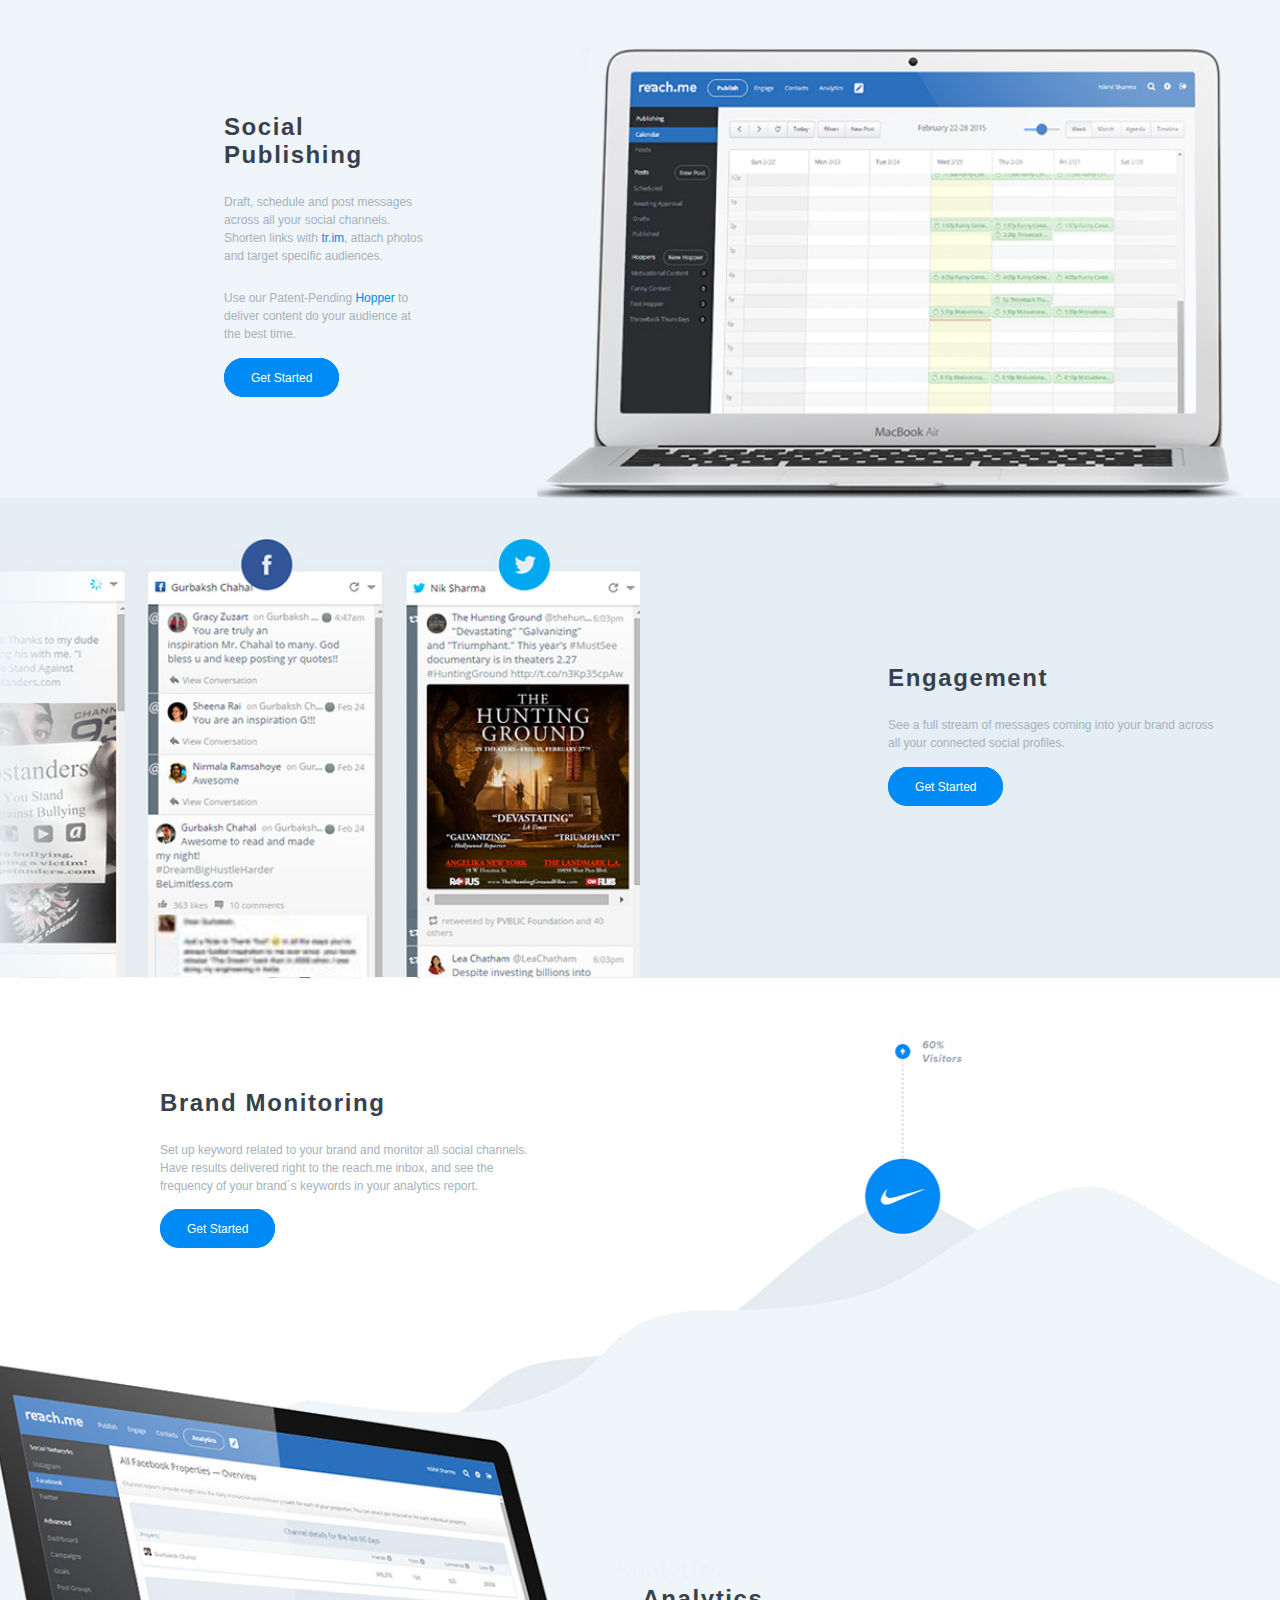
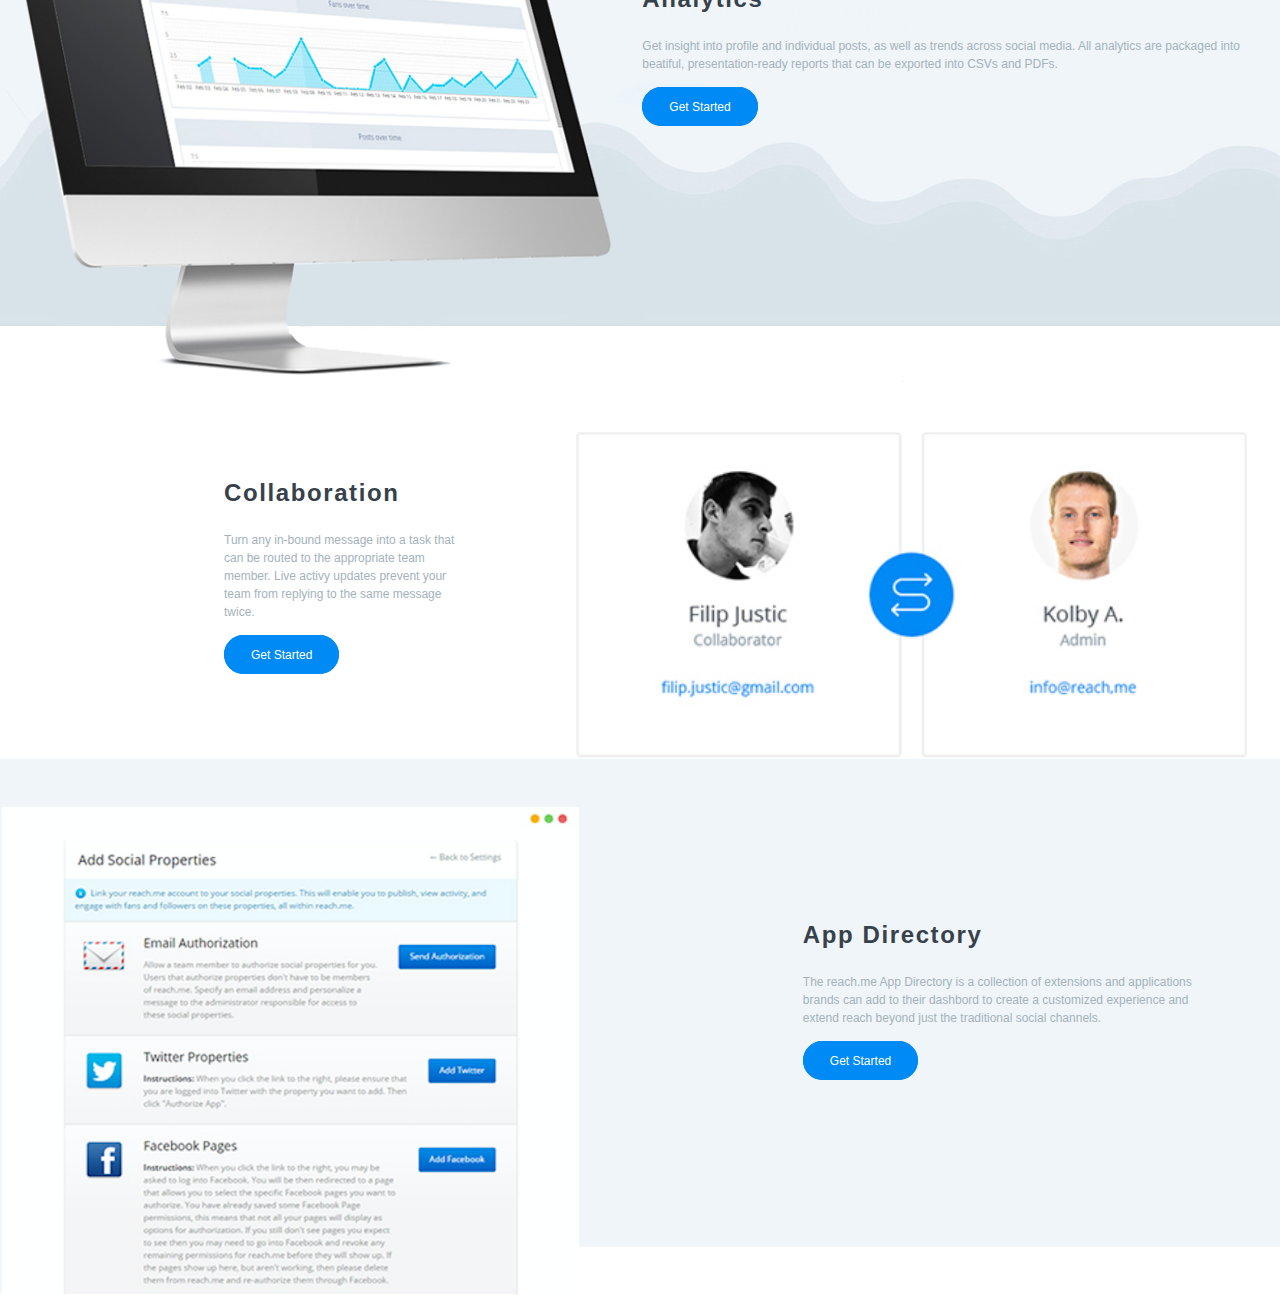
<file: components/Features/features-ju.html>
<!DOCTYPE html>
<html lang="en">
<head>
    <meta charset="UTF-8">
    <meta name="viewport" content="width=device-width, initial-scale=1.0">
    <meta http-equiv="X-UA-Compatible" content="ie=edge">
    <link rel="stylesheet" href="features-ju.css">
    <title>Reachme - Featuring Component</title>
</head>
<body>  
        <section class="feature feature--lighter-gray">
                <div class="feature__content">
                    <h2 class="feature__title">Social Publishing</h2>
                    <p class="feature__text"> Draft, schedule and post messages across all your social channels. Shorten links with <a href="">tr.im</a>, attach photos and target specific audiences.<p>
                    <p class="feature__text">Use our Patent-Pending  <a href="">Hopper</a> to deliver content do your audience at the best time.</p>
                    <a href="" class="primary-button">Get Started</a>
                </div>
                <img class="feature__icon feature__icon--end feature__icon-social-publishing" 
                srcset="icon-social-publishing-small.png 214w, icon-social-publishing-medium.png 299w, icon-social-publishing-large.png 467w" 
                sizes="(min-width: 320px) 100w, 25vw" 
                src="icon-social-publishing-large.png" 
                alt="Screen of app directory feature">
        </section>
        <section class="feature feature--reverse feature--darker-gray">
                <div class="feature__content">
                    <h2 class="feature__title">Engagement</h2>
                    <p class="feature__text">See a full stream of messages coming into your brand across all your connected social profiles.<p>
                    <a href="" class="primary-button">Get Started</a>
                </div>
                <img class="feature__icon feature__icon--start" 
                     srcset="icon-engagement-small.png 214w, icon-engagement-medium.png 299w, icon-engagement-large.png 467w" 
                     sizes="(min-width: 320px) 100w, 30vw" 
                     src="icon-engagement-large.png" 
                     alt="Screen of app directory feature">
        </section>
        <section class="big-feature">
                <div class="feature">
                    <div class="feature-content--brand">
                        <h2 class="feature__title">Brand Monitoring</h2>
                        <p class="feature__text">Set up keyword related to your brand and monitor all social channels. Have results delivered right to the reach.me inbox, and see the frequency of your brand´s keywords in your analytics report.</p>
                        <a href="" class="primary-button">Get Started</a>
                    </div>
                </div>
                <div class="feature feature--reverse">
                    <div class="feature-content">
                        <h2 class="feature__title">Analytics</h2>
                        <p class="feature__text">Get insight into profile and individual posts, as well as trends across social media. All analytics are packaged into beatiful, presentation-ready reports that can be exported into CSVs and PDFs.</p>
                        <a href="" class="primary-button">Get Started</a>
                    </div>
                <img class="feature__big-icon feature__icon--start" 
                    srcset="DSK_imac_small.png 206w, DSK_imac_medium.png 361w, DSK_imac_large.png 620w" 
                    sizes="(min-width: 320px) 50w, 50vw" 
                    src="DSK_imac_large.png" 
                    alt="Screen of app directory feature">
                </div>
            </section>
        <section class="feature">
            <div class="feature__content">
                <h2 class="feature__title">Collaboration</h2>
                <p class="feature__text">Turn any in-bound message into a task that can be routed to the appropriate team member. Live activy updates prevent your team from replying to the same message twice.
                </p>
                <a href="" class="primary-button">Get Started</a>
            </div>
            <img class="feature__icon feature__icon--end" 
                srcset="icon-collaboration-small.png 214w, icon-collaboration-medium.png 299w, icon-collaboration-large.png 467w" 
                sizes="(min-width: 320px) 100w, 30vw" 
                src="icon-collaboration-large.png" 
                alt="Screen of app directory feature">
        </section>
        <section class="feature feature--reverse feature--lighter-gray">
                <div class="feature__content">
                    <h2 class="feature__title">App Directory</h2>
                    <p class="feature__text">The reach.me App Directory is a collection of extensions and applications brands
                            can add to their dashbord to create a customized experience and extend reach beyond
                            just the traditional social channels.<p>
                    <a href="" class="primary-button">Get Started</a>
                </div>
                <img class="feature__icon feature__icon--center" 
                srcset="icon-app-directory-small.png 214w, icon-app-directory-medium.png 299w, icon-app-directory-large.png 467w" 
                sizes="(min-width: 320px) 100w, 30vw" 
                src="icon-app-directory-large.png" 
                alt="Screen of app directory feature">
        </section>
    </body>
</html>
</file>
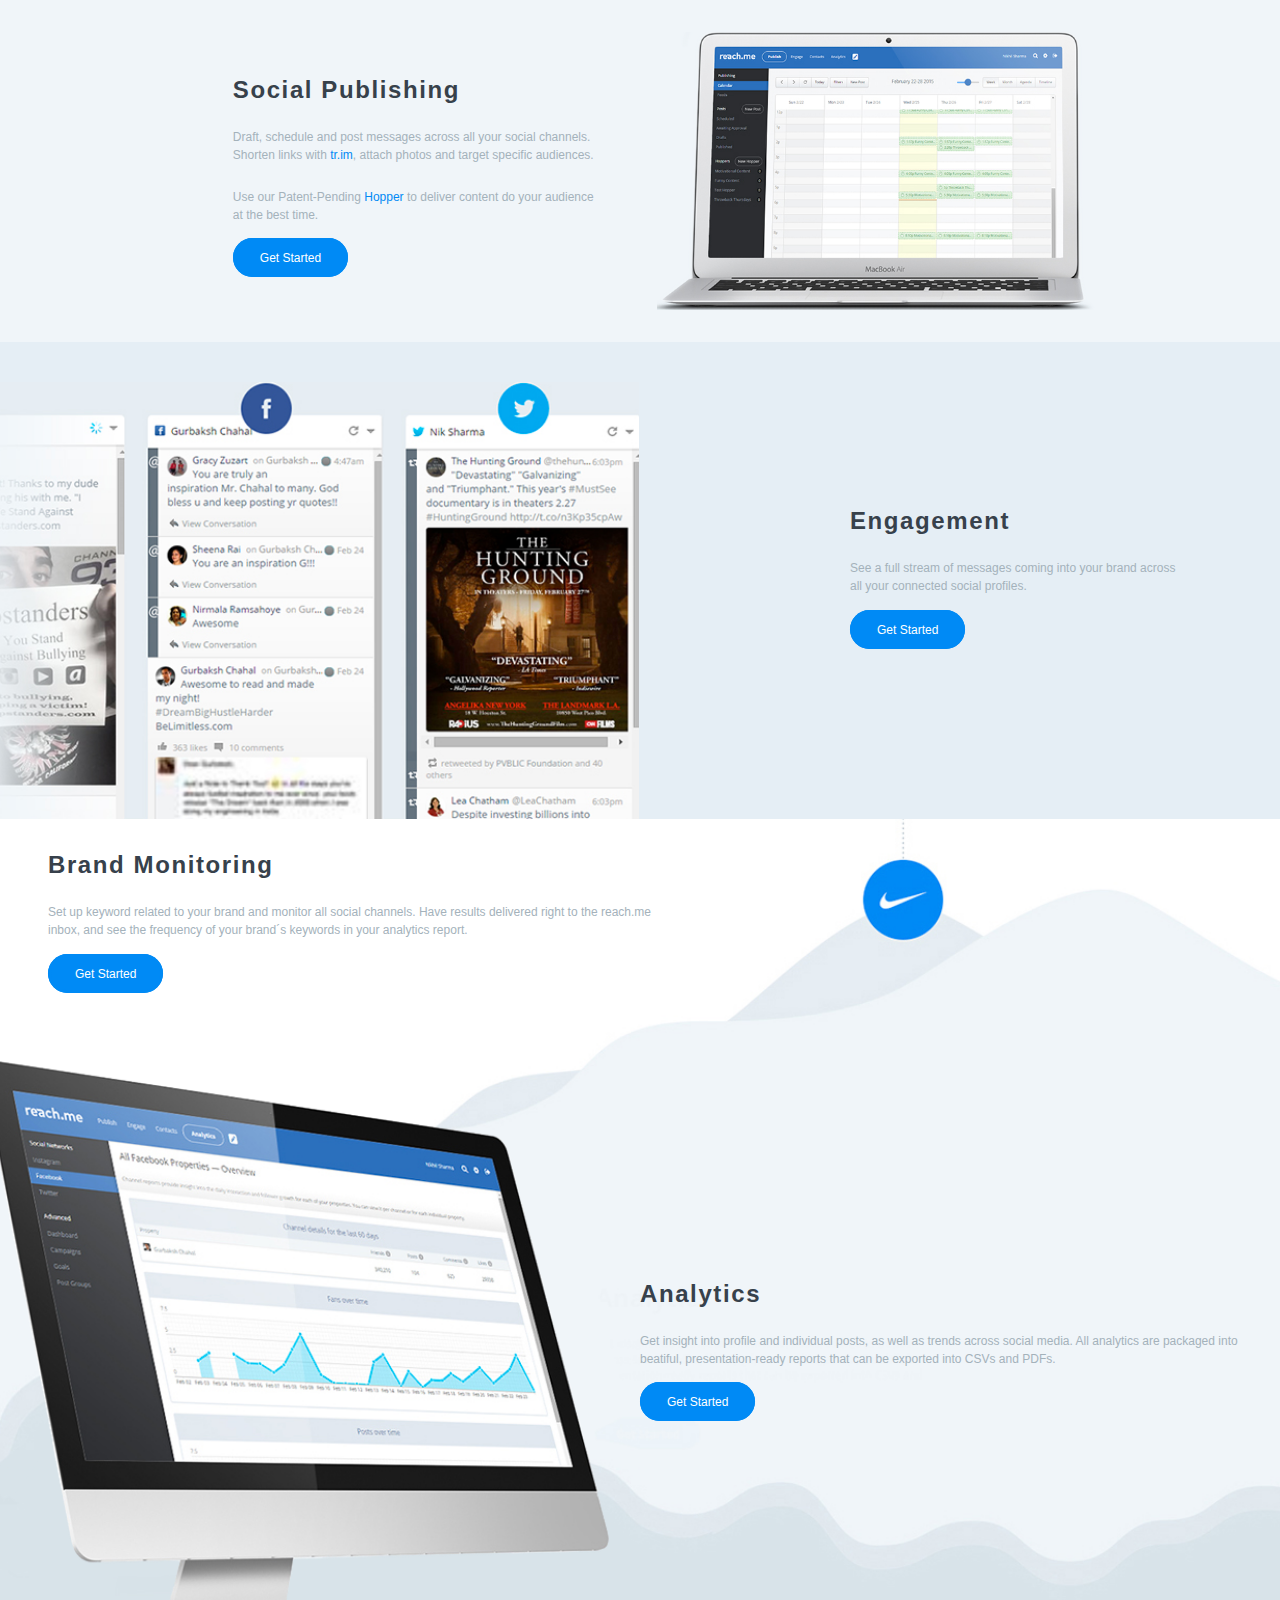
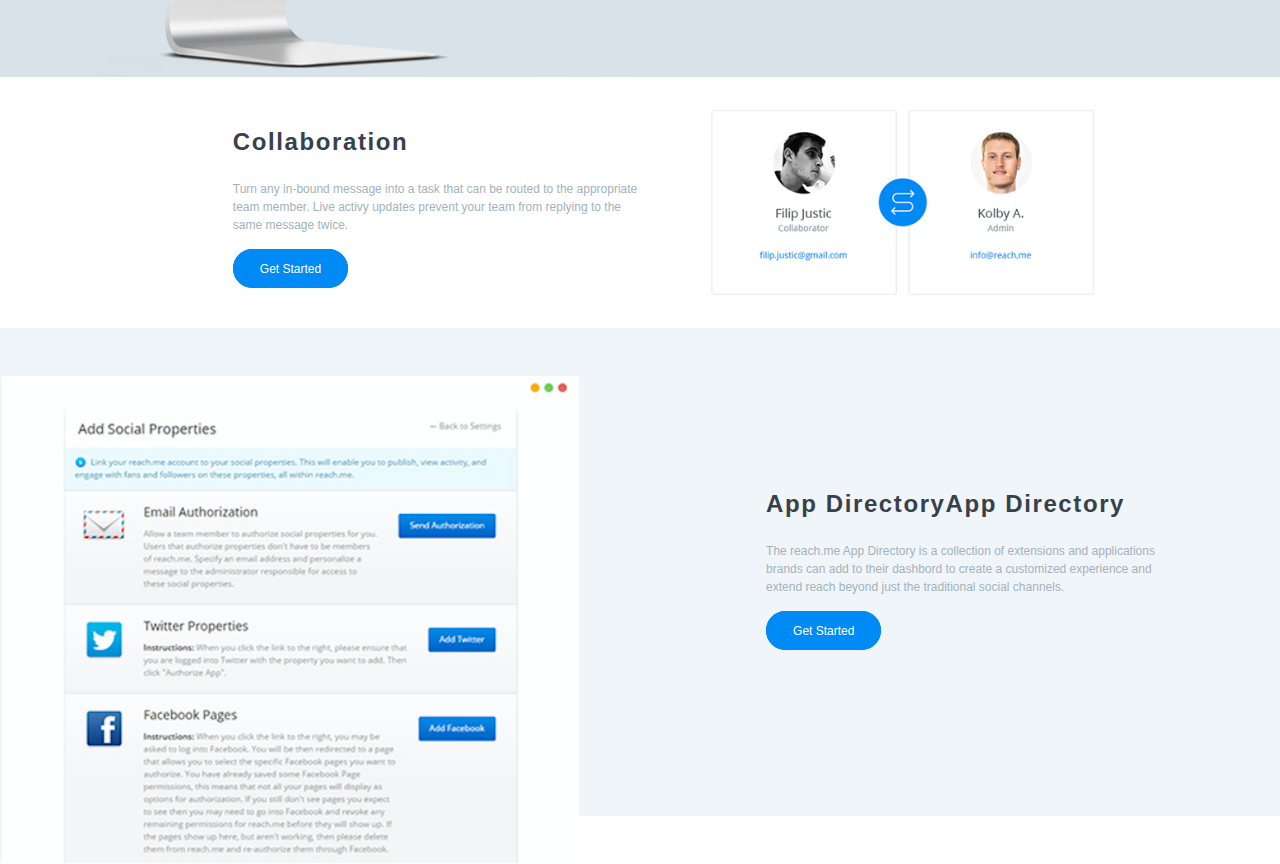
<file: components/Features/features.html>
<!DOCTYPE html>
<html lang="en">
<head>
    <meta charset="UTF-8">
    <meta name="viewport" content="width=device-width, initial-scale=1.0">
    <meta http-equiv="X-UA-Compatible" content="ie=edge">
    <link rel="stylesheet" href="features.css">
    <title>Reachme - Featuring Component</title>
</head>
<body>  
        <section class="feature feature--lighter-gray">
                <div class="feature__content">
                    <h2 class="feature__title">Social Publishing</h2>
                    <p class="feature__text"> Draft, schedule and post messages across all your social channels. Shorten links with <a href="">tr.im</a>, attach photos and target specific audiences.<p>
                    <p class="feature__text">Use our Patent-Pending  <a href="">Hopper</a> to deliver content do your audience at the best time.</p>
                    <a href="" class="primary-button">Get Started</a>
                </div>
                <img class="feature__icon feature__icon--end feature__icon-social-publishing" 
                srcset="icon-social-publishing-small.png 214w, icon-social-publishing-medium.png 299w, icon-social-publishing-large.png 467w" 
                sizes="(min-width: 320px) 100w, 25vw" 
                src="icon-social-publishing-large.png" 
                alt="Screen of app directory feature">
        </section>
        <section class="feature feature--reverse feature--darker-gray">
                <div class="feature__content">
                    <h2 class="feature__title">Engagement</h2>
                    <p class="feature__text">See a full stream of messages coming into your brand across all your connected social profiles.<p>
                    <a href="" class="primary-button">Get Started</a>
                </div>
                <img class="feature__icon feature__icon--start" 
                     srcset="icon-engagement-small.png 214w, icon-engagement-medium.png 299w, icon-engagement-large.png 467w" 
                     sizes="(min-width: 320px) 100w, 30vw" 
                     src="icon-engagement-large.png" 
                     alt="Screen of app directory feature">
        </section>
        <section class="big-feature">
                <div class="feature">
                    <div class="feature-content--brand">
                        <h2 class="feature__title">Brand Monitoring</h2>
                        <p class="feature__text">Set up keyword related to your brand and monitor all social channels. Have results delivered right to the reach.me inbox, and see the frequency of your brand´s keywords in your analytics report.</p>
                        <a href="" class="primary-button">Get Started</a>
                    </div>
                </div>
                <div class="feature feature--reverse">
                    <div class="feature-content">
                        <h2 class="feature__title">Analytics</h2>
                        <p class="feature__text">Get insight into profile and individual posts, as well as trends across social media. All analytics are packaged into beatiful, presentation-ready reports that can be exported into CSVs and PDFs.</p>
                        <a href="" class="primary-button">Get Started</a>
                    </div>
                <img class="feature__big-icon feature__icon--start" 
                    srcset="DSK_imac_small.png 206w, DSK_imac_medium.png 361w, DSK_imac_large.png 620w" 
                    sizes="(min-width: 320px) 50w, 50vw" 
                    src="DSK_imac_large.png" 
                    alt="Screen of app directory feature">
                </div>
            </section>
        <section class="feature">
            <div class="feature__content">
                <h2 class="feature__title">Collaboration</h2>
                <p class="feature__text">Turn any in-bound message into a task that can be routed to the appropriate team member. Live activy updates prevent your team from replying to the same message twice.
                </p>
                <a href="" class="primary-button">Get Started</a>
            </div>
            <img class="feature__icon feature__icon--end" 
                srcset="icon-collaboration-small.png 214w, icon-collaboration-medium.png 299w, icon-collaboration-large.png 467w" 
                sizes="(min-width: 320px) 100w, 30vw" 
                src="icon-collaboration-large.png" 
                alt="Screen of app directory feature">
        </section>
        <section class="feature feature--reverse feature--lighter-gray">
                <div class="feature__content">
                    <h2 class="feature__title">App DirectoryApp Directory</h2>
                    <p class="feature__text">The reach.me App Directory is a collection of extensions and applications brands
                            can add to their dashbord to create a customized experience and extend reach beyond
                            just the traditional social channels.<p>
                    <a href="" class="primary-button">Get Started</a>
                </div>
                <img class="feature__icon feature__icon--center" 
                srcset="icon-app-directory-small.png 214w, icon-app-directory-medium.png 299w, icon-app-directory-large.png 467w" 
                sizes="(min-width: 320px) 100w, 30vw" 
                src="icon-app-directory-large.png" 
                alt="Screen of app directory feature">
        </section>
    </body>
</html>
</file>
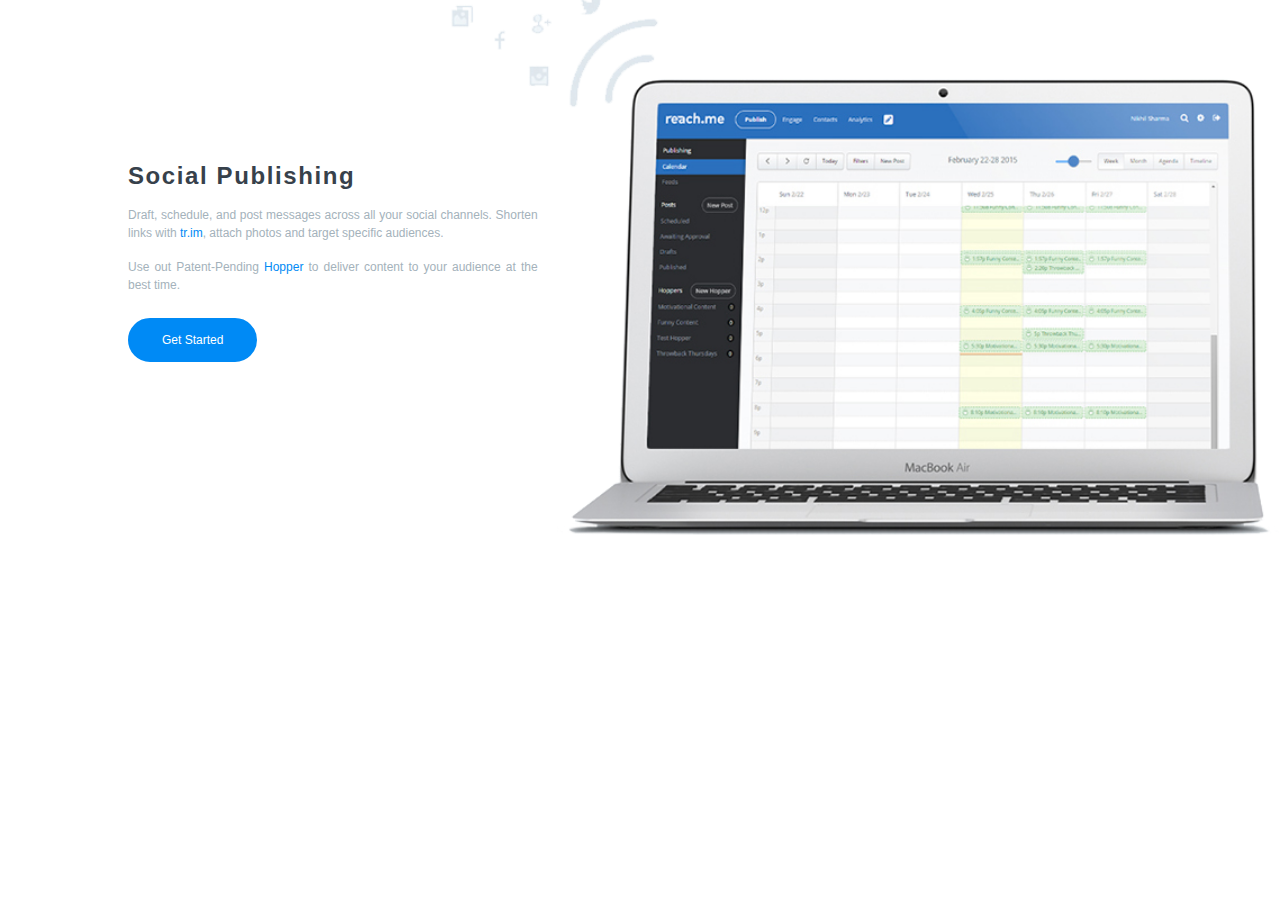
<file: components/Featuring/featuring-shirley.html>
<!DOCTYPE html>
<html lang="en">
<head>
    <meta charset="UTF-8">
    <meta name="viewport" content="width=device-width, initial-scale=1.0">
    <meta http-equiv="X-UA-Compatible" content="ie=edge">
    <link rel="stylesheet" href="featuring-shirley.css">
    <title>Reachme - Featuring Component</title>
</head>
<body>
    <section class="feature--lighter-gray">
        <div class="content">
            <h2>Social Publishing</h2>
            <p>Draft, schedule, and post messages across all your social channels. Shorten links with <a href="">tr.im</a>, attach photos and target specific audiences.</p>
            <p>Use out Patent-Pending <a href="">Hopper</a> to deliver content to your audience at the best time.</p>
            <button type="submit" class="primary-button">Get Started</button>
        </div>
    </section>
</body>
</html>
</file>
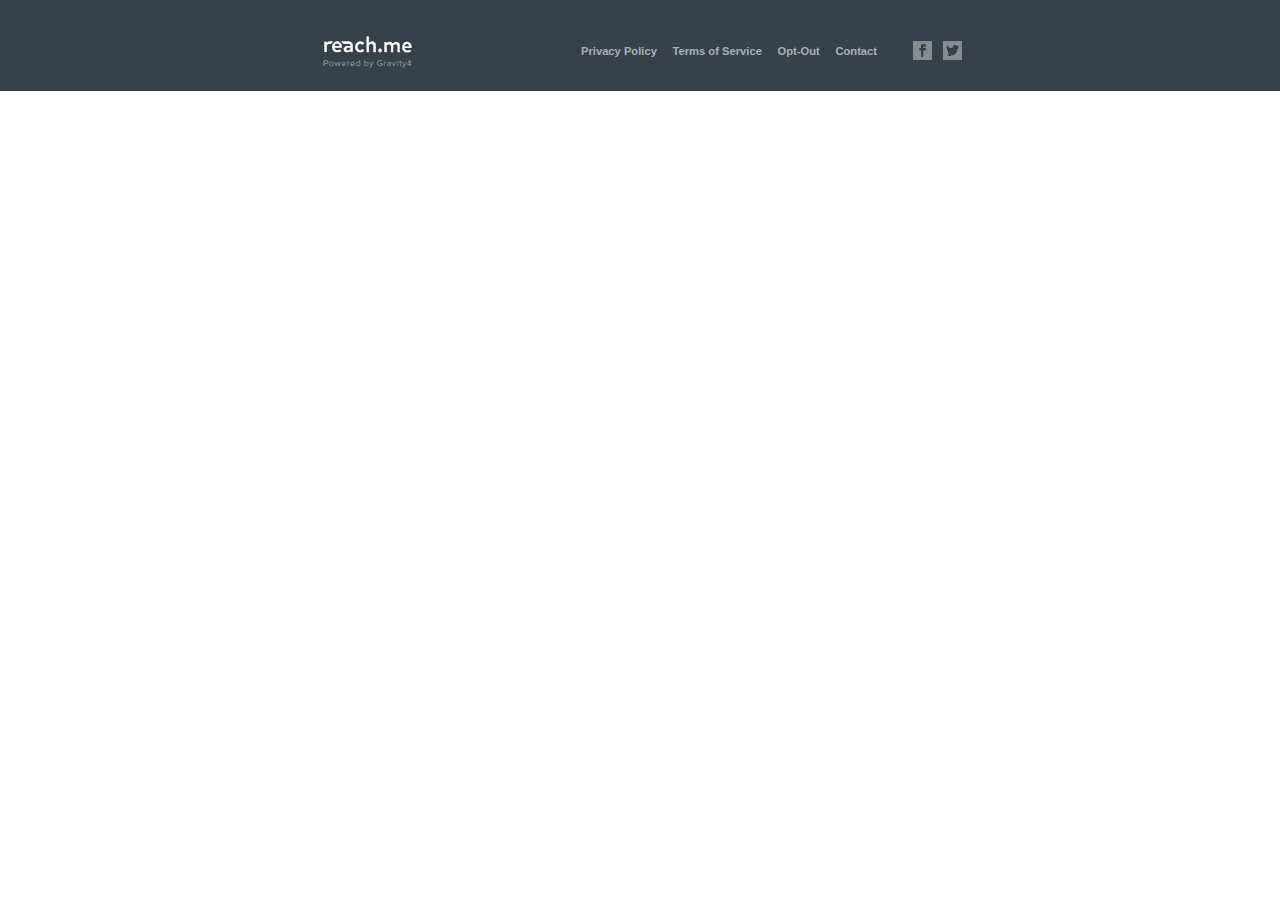
<file: components/Footer/footer.html>
<!DOCTYPE html>
<html lang="en">
<head>
    <meta charset="UTF-8">
    <meta name="viewport" content="width=device-width, initial-scale=1.0">
    <meta http-equiv="X-UA-Compatible" content="ie=edge">
    <link rel="stylesheet" href="footer.css">
    <title>Reachme - footer component</title>
</head>
<body>
    <footer>
            
            <div class="footer__logo">
                <img src="logo-footer.png"  alt="logo reach me">
            </div>
            <ul class="footer__links">
                <li>Privacy Policy</li>
                <li>Terms of Service</li>
                <li>Opt-Out</li>
                <li>Contact</li>
            </ul>

            <ul class="footer__social-medias">
                <li><img src="facebook.png" class="footer__social-medias-icon" alt="facebook icon"></li>
                <li><img src="twitter.png" class="footer__social-medias-icon" alt="twitter icon"></li>
            </ul>

    </footer>
    
</body>
</file>
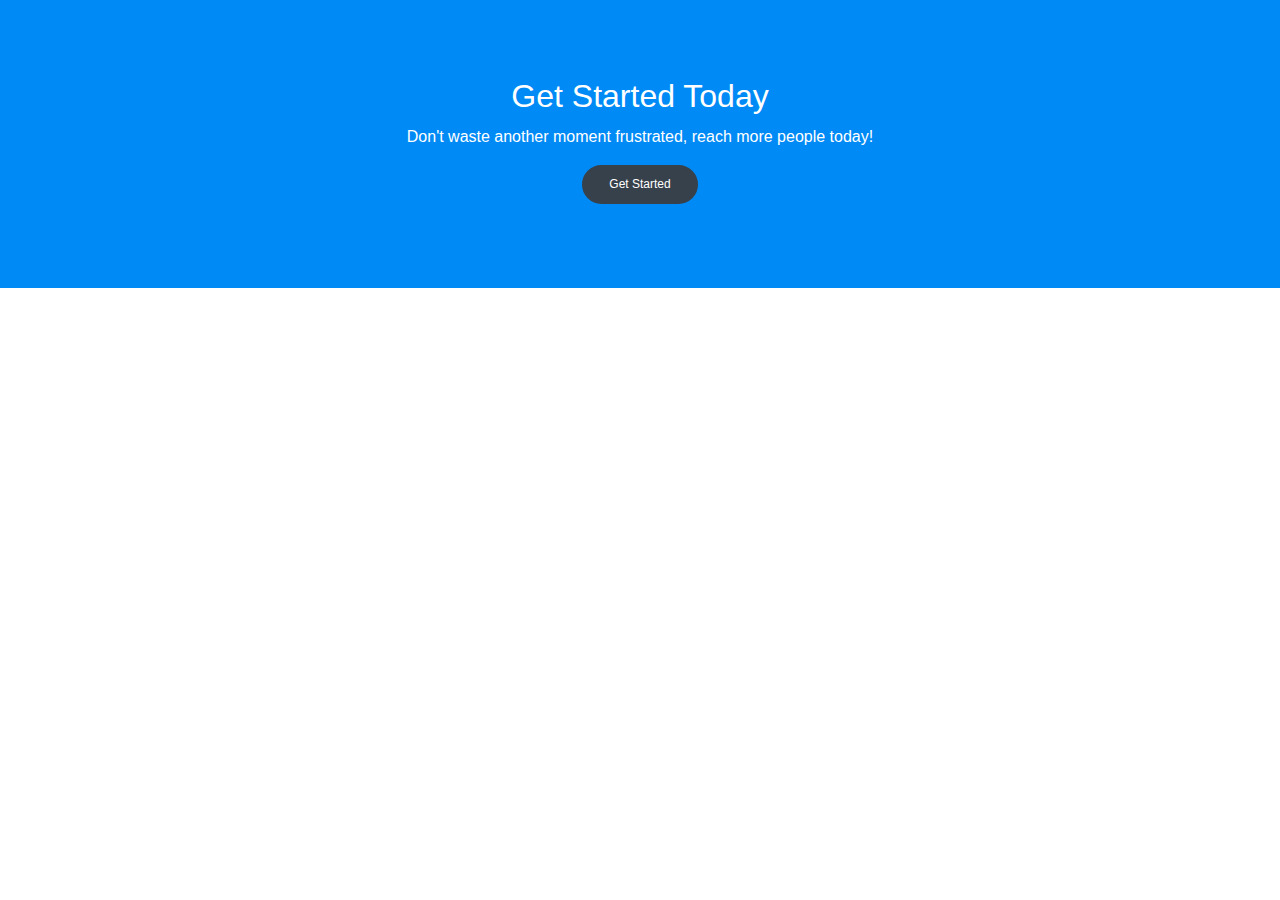
<file: components/Get Started/getstarted.html>
<!DOCTYPE html>
<html lang="en">
<head>
    <meta charset="UTF-8">
    <meta name="viewport" content="width=device-width, initial-scale=1.0">
    <meta http-equiv="X-UA-Compatible" content="ie=edge">
    <link rel="stylesheet" href="getstarted.css">
    <title>Reachme - Get Started Component</title>
</head>
<body>
    <section class="get-started">
        <h2>Get Started Today</h2>
        <p>Don't waste another moment frustrated, reach more people today!</p>
        <a href="" class="secundary-button">Get Started</a>
    </section>
</file>
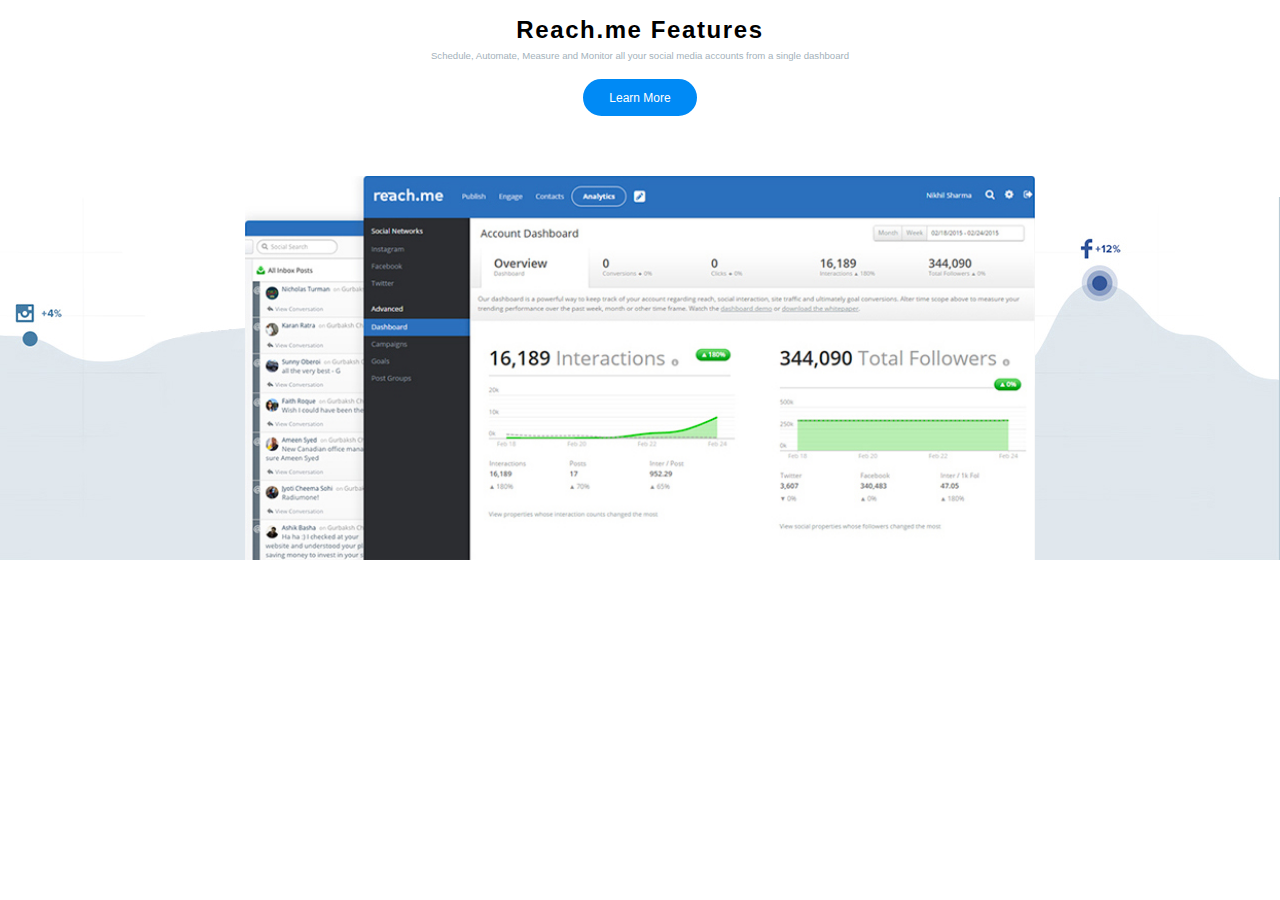
<file: components/Hero/hero.html>
<!DOCTYPE html>
<html lang="en">
<head>
    <meta charset="UTF-8">
    <meta name="viewport" content="width=device-width, initial-scale=1.0">
    <meta http-equiv="X-UA-Compatible" content="ie=edge">
    <link rel="stylesheet" href="hero.css">
    <title>Reachme - Hero component</title>
</head>
<body>
    <div class="hero">
    <h1>Reach.me Features</h1>
    <p class="hero-texto">Schedule, Automate, Measure and Monitor all your social media accounts from a single dashboard</p>
    <button type="submit" class="primary-button">Learn More</button>
    <img class="hero-image-app" src="hero_IMG_W768xH373_.jpg">
    </div>
</body>
</file>
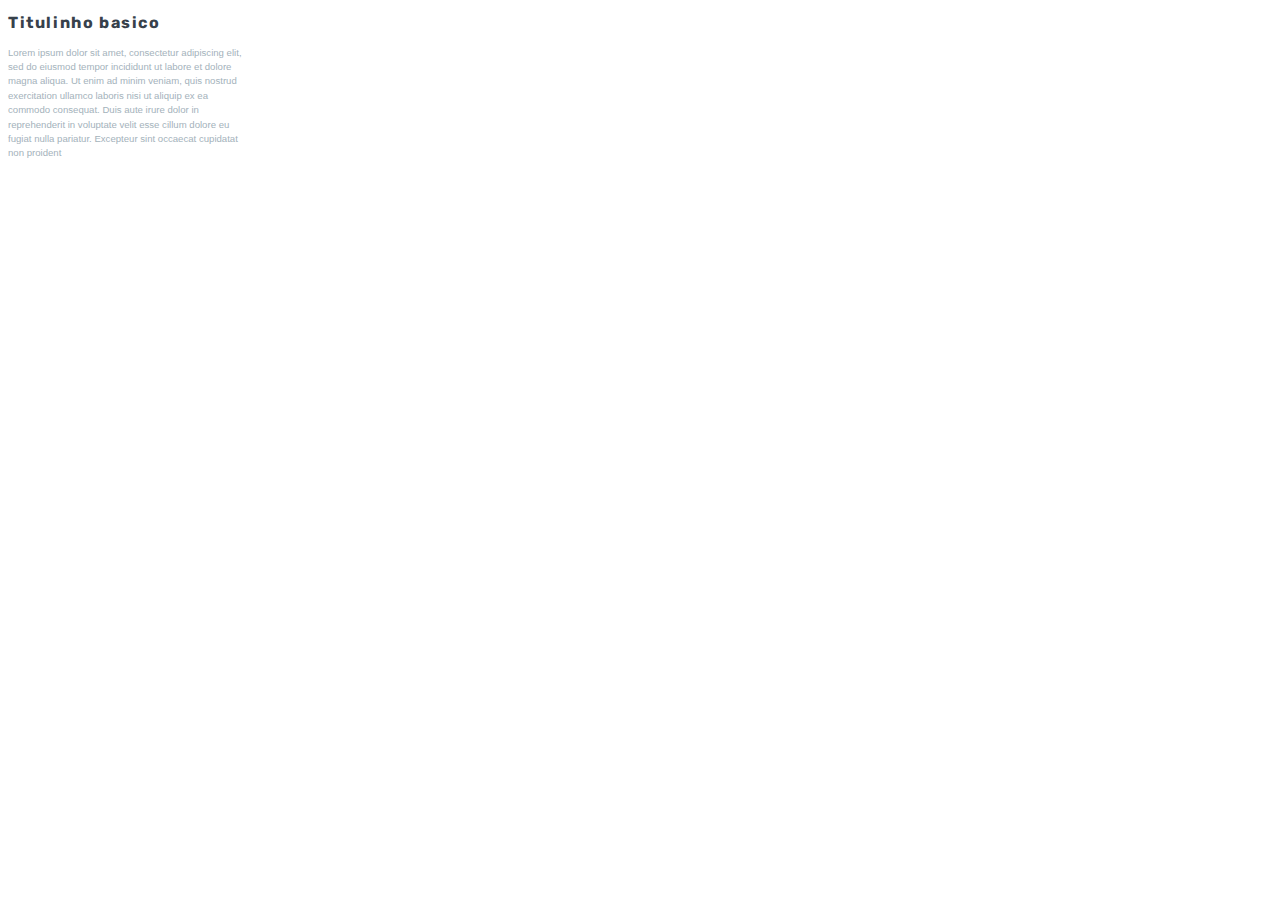
<file: components/Text Box/textbox.html>
<!DOCTYPE html>
<html lang="en">
<head>
    <meta charset="UTF-8">
    <meta name="viewport" content="width=device-width, initial-scale=1.0">
    <meta http-equiv="X-UA-Compatible" content="ie=edge">
    <link rel="stylesheet" href="textbox.css">
    <link href="https://fonts.googleapis.com/css?family=Rubik:400,500" rel="stylesheet">
    <title>Reachme - Text box component</title>
</head>
<body>
      <h2 class="text-box-line">Titulinho basico</h2>
      <p "text-box-text">Lorem ipsum dolor sit amet, consectetur adipiscing elit, sed do eiusmod tempor incididunt ut labore et dolore magna aliqua. Ut enim ad minim veniam, quis nostrud exercitation ullamco laboris nisi ut aliquip ex ea commodo consequat. Duis aute irure dolor in reprehenderit in voluptate velit esse cillum dolore eu fugiat nulla pariatur. Excepteur sint occaecat cupidatat non proident</p>
</body>
</file>
<file: components/Features/features-ju.css>
/* Inicio do Box de Feature - Mobile */

/* block */
body, html {
    width: 100%;
    height: 100%;
    margin: 0;
    font-family: 'Rubik', sans-serif;
}

.big-feature {
    flex-direction: column;
    background-image: url(analytcs_FUNDO_W_1440xH948.jpg);
    background-position-x: 70%;    
}

.feature {
    display: flex;
    flex-flow: column;
    padding: 3rem 1.5rem 0 1.5rem
} 

/* modifiers */
.feature--white {
    background-color: #ffffff;
}

.feature--darker-gray {
    background-color: #e5eef5;
}

.feature--lighter-gray {
    background-color: #f0f5f9;
}

/* elements */

.feature-content--brand {
    padding-bottom: 5rem;
}

.feature--reverse {
    padding-top: 5rem
}

.feature__icon--start {
    align-self: flex-start;
    width: 90%;
    margin-top: 2.5rem;
    transform: translateX(-1.5rem);
}

.feature__icon--center {
    width: 100%;
    margin-top: 0;
    transform: translateY(3rem);
}

.feature__icon--end {
    align-self: flex-end;
    padding-bottom: 2rem;
    width: 80%;
    margin-top: 2.5rem;
    transform: translateX(1.5rem);
}

.feature__title {
    font-size: 1.5rem;
    color: #37414b;
    letter-spacing: 0.1rem;
    margin: 0 0 1.5rem 0;
}

.feature__text {
    box-sizing: border-box;
    font-family: 'Verdana', sans-serif;
    font-size: 0.75rem;
    color: #A4B2BB;
    line-height: 150%;
    margin-bottom: 1.5rem;
}

.feature__text a {
    font-family: 'Verdana', sans-serif;
    text-decoration: none;
    font-size: 0.75rem;
    color: #008af5;
    line-height: 150%;
    text-align: justify;
    margin: 0;
    padding-top: 1rem;
}

.primary-button {
    margin: 2rem 0;    
    padding: 0.8em 2em;
    border-radius: 40px; 
    border-style: solid;
    font-family: 'Rubik', sans-serif;
    font-size: 12px;
    font-weight: 500;
    text-decoration: none;
    border-color: #008af5;
    background-color: #008af5;
    color: #fff;
}

/* Tablet */

@media(min-width: 768px) {
    
    .feature {
        box-sizing: border-box;
        flex-direction: row;
        align-items: center;
        padding: 2rem 2rem 2rem 1.5rem;
    }

    .feature__text {
        max-width: 100%;
        margin-right: 0;
    }

    .feature__icon--end{
        align-self: auto;
        width: 200%;
        margin-top: 0;
        transform: translateX(0);
        padding-left: 3rem;
    }
    
    .feature--reverse {
        flex-direction: row-reverse;
        padding: 0 2rem 0 0;
    }

    .feature__content {
        padding: 2rem 0 2rem 2rem;
    }

    .feature-content--brand {
        width: 50%;
    }
}

@media(min-width: 992px) {

    .feature {
        padding: 0;
    }
        
    .feature__icon--end{
        margin: 3rem 2rem 0 0;
        padding-bottom: 0;
        width: 200%;
    }

    .feature__text p{
        max-width: 50%;

    }

    .feature__content{
        margin-right: 5%;
        margin-left: 15%;
    }

    .feature-content--brand {
        width: 30%;
        margin: 7rem 2rem 0 10rem;
}


.feature__icon--start {
    align-self: flex-start;
    width: 80%;
    margin-top: 2.5rem;
    transform: translateX(-1.5rem);
}
</file>
<file: components/Features/features.css>
/* Inicio do Box de Feature - Mobile */

/* block */
body, html {
    width: 100%;
    height: 100%;
    margin: 0;
    font-family: 'Rubik', sans-serif;
}

.big-feature {
    background-image: url('analytcs_FUNDO_W_1440xH948.jpg');
    background-position: bottom; 
    background-size: 300%;
    background-position-x: 70%;
    background-repeat: no-repeat;
}

.feature {
    box-sizing: border-box;
    display: flex;
    flex-flow: column;
    padding: 3rem 2rem 1.5rem 1.5rem;
} 

/* modifiers */
.feature--white {
    background-color: #ffffff;
}

.feature--darker-gray {
    background-color: #e5eef5;
}

.feature--lighter-gray {
    background-color: #f0f5f9;
}

/* elements */
.feature__icon--start {
    align-self: flex-start;
    width: 80%;
    margin-top: 2.5rem;
    transform: translateX(-1.5rem);
}

.feature__icon--center {
    width: 100%;
    margin-top: 0;
    transform: translateY(3rem);
}

.feature__icon--end {
    align-self: flex-end;
    width: 80%;
    margin-top: 2.5rem;
    transform: translateX(1.5rem);
}

.feature__title {
    font-size: 1.5rem;
    color: #37414b;
    letter-spacing: 0.1rem;
    margin: 0 0 1.5rem 0;
}

.feature__text {
    box-sizing: border-box;
    font-family: 'Verdana', sans-serif;
    font-size: 0.75rem;
    color: #A4B2BB;
    line-height: 150%;
    margin-bottom: 1.5rem;
}

.feature__text a {
    font-family: 'Verdana', sans-serif;
    text-decoration: none;
    font-size: 0.75rem;
    color: #008af5;
    line-height: 150%;
    text-align: justify;
    margin: 0;
    padding-top: 1rem;
}

.primary-button {
    margin: 2rem 0;    
    padding: 0.8em 2em;
    border-radius: 40px; 
    border-style: solid;
    font-family: 'Rubik', sans-serif;
    font-size: 12px;
    font-weight: 500;
    text-decoration: none;
    border-color: #008af5;
    background-color: #008af5;
    color: #fff;
}

/* Tablet */

@media(min-width: 768px) {
    .big-feature{
        background-size: 120%;
    }

    .feature {
        box-sizing: border-box;
        flex-direction: row;
        align-items: center;
        padding: 2rem 0rem 2rem 3rem;

    }

    .feature__text {
        max-width: 100%;
        margin-right: 0;
    }

    .feature__icon--end{
        align-self: auto;
        width: 100%;
        margin-top: 0;
        transform: translateX(0);
    }
    
    .feature--reverse {
        flex-direction: row-reverse;
        padding: 0 2rem 0 0;
    }

    .feature-content--brand {
        width: 50%;
    }
}

@media(min-width: 992px) {
    .feature__icon--end{
        width: auto;
        margin-right: 15%;
    }

    .feature__text p{
        max-width: 50%;

    }

    .feature__content{
        margin-right: 5%;
        margin-left: 15%;
    }
}


.feature__icon--start {
    align-self: flex-start;
    width: 80%;
    margin-top: 2.5rem;
    transform: translateX(-1.5rem);
}
</file>
<file: components/Featuring/featuring-shirley.css>
/* Inicio do Box de Feature - Mobile */

body, html {
    width: 100%;
    height: 100%;
    margin: 0;
    font-family: 'Rubik', sans-serif;
}

.feature--lighter-gray {
    position: relative;
    box-sizing: border-box;
    padding: 2rem 2rem 1.5rem 1.5rem;
    background-image: url('DSK_laptop_W740.png');
    background-size: 90%;
    background-position-x: 230%;
    background-position-y: bottom;
    background-repeat: no-repeat;
    height:70%;
}    

.feature--lighter-gray h2 {
    font-size: 1.5rem;
    color: #37414b;
    letter-spacing: 0.1rem;
    margin: 0;
}

.feature--lighter-gray p {
    box-sizing: border-box;
    font-family: 'Verdana', sans-serif;
    font-size: 0.75rem;
    color: #A4B2BB;
    line-height: 150%;
    text-align: justify;
    margin: 0;
    padding-top: 1rem;
}

.feature--lighter-gray a {
    font-family: 'Verdana', sans-serif;
    text-decoration: none;
    font-size: 0.75rem;
    color: #008af5;
    line-height: 150%;
    text-align: justify;
    margin: 0;
    padding-top: 1rem;
}

.primary-button {
    box-sizing: border-box;
    margin: 1.5rem 1rem 1.5rem 0;    
    padding: 0.8rem 2rem;
    border-radius: 40px; 
    border-style: solid;
    font-family: 'Rubik', sans-serif;
    font-size: 12px;
    font-weight: 500;
    border-color: #008af5;
    background-color: #008af5;
    color: #fff;
}

/* Inicio do Box de Feature - Tablet */

@media (min-width: 768px) {
.feature--lighter-gray {
    background-size: 80%;
    background-position-x: 180%;
    background-position-y: bottom;
    background-repeat: no-repeat;
    height: 50%;
} 

.content {
    position: absolute;
    width: 37%;
    float: left;
    top: 30%;
}

/* Inicio do Box de Feature - Dektop */

@media (min-width: 992px) {
    .feature--lighter-gray {
    position: relative;
    box-sizing: border-box;
    padding: 2rem 2rem 1.5rem 8rem;
    background-image: url('DSK_laptop_W740.png');
    background-size: 65%;
    background-position-x: right;
    background-position-y: bottom;
    background-repeat: no-repeat;
    height:60%;
} 

.content {
    position: absolute;
    width: 32%;
    float: left;
    top: 30%;
}

}
</file>
<file: components/Footer/footer.css>
body, html {
    width: 100%;
    height: 100%;
    margin: 0;
    font-family: 'Rubik', sans-serif;
    }
/* CSS FOOTER */

footer {
    background-color: #37414b

}


.footer__logo {
    display: block;
    margin: 0;
    padding: 2rem 0 1rem 0;
    text-align: center;

}

.footer__links {
    list-style: none;
    margin: 0;
    padding: 0 0 2rem 0;
    text-align: center;
}

.footer__links li {
       color:  #A4B2BB;
       font-weight: 700;
       font-size: 0.7em;
       padding: 0.5em;
}

.footer__social-medias {
    list-style: none;
    margin: 0;
    padding: 0 0 3rem 0;
    text-align: center;
      
}

.footer__social-medias li {
    padding: 0.2rem;
    display: inline;    
}

.footer__social-medias-icon {
    height: 1.2rem;
    color
}

/* Media Queries */

@media(min-width: 768px) {
    footer {
        display: flex;
        align-items: flex-end;
    }

    .footer__logo {
        padding: 2rem 0 1rem 2rem;
        text-align: left;
        flex-grow: 1;
    }

    .footer__links li {
       display: inline;
    }    

    .footer__social-medias {
        justify-content: flex-end;
        padding: 0;
        margin: 1.7em;
    }
}

@media(min-width: 992px) {
    footer {
        display: flex;
        align-items: flex-end;
        justify-content: center;
    }

    .footer__logo {
        padding: 2rem 0 1rem 2rem;
        text-align: left;
        margin: 0 10em 0 0;
        flex-grow: 0;        
    }

    .footer__links li {
       display: inline;
    }    

    .footer__social-medias {
        justify-content: flex-end;
        padding: 0;
        margin: 1.7em;
    }
}
</file>
<file: components/Get Started/getstarted.css>
body {
    margin: 0;
}

/* CSS geral do componente*/

.get-started {
    display: flex;
    flex-flow: column wrap;
    justify-content: center;
    align-items: center;
    height: 18rem;
    font-family: 'Rubik', sans-serif;
    background-color: #008af5;
    color: #fff;
}

/* Titulo e paragrafo */

.get-started h2 {
    margin: 0;
    font-size: 2rem;
    font-weight: 500;    
}

.get-started p {
    margin: 0.8em 1.1em;
    text-align: center;
}

/*__Botão sólido cinza__*/

.secundary-button {
    margin: 0.5em;    
    padding: 0.8em 2em;
    border-radius: 40px; 
    border-style: solid;
    font-size: 12px;
    font-weight: 500;
    text-decoration: none;
    border-color: #37414b;
    background-color: #37414b;
    color: #fff;
}
</file>
<file: components/Hero/hero.css>
html, body{
    padding: 0;
    margin: 0;
}
.hero{
    height: 35rem;
    width: 100%;
    display: flex;
    flex-direction: column;
    flex-flow: column wrap;
    align-items: center;  
    /*background-color: rgb(209, 236, 135);  /*cor só pra testar o entendimento, hehehe*/    
    background-image: url(hero_BG_W_1440xH568.jpg);
    background-position: right bottom; 
    background-repeat: repeat-x;
    position: relative;
}
.hero h1{
    font-family: 'Rubik', sans-serif;
    font-size: 1.5rem;
    color: #000000;
    letter-spacing: 0.1rem;
    text-align: center;
}
.hero-texto{
    font-family: 'Verdana', sans-serif;
    font-size: 0.6rem;
    color: #A4B2BB;
    max-width: 30rem;
    line-height: 150%;
    text-align: center;
    margin-top: -0.7rem;
}
.hero-image-app{
    height: 24rem; 
    position: absolute;
    bottom: 0;
}
.primary-button {
    margin: 0.5em;    
    padding: 0.8em 2em;
    border-radius: 40px; 
    border-style: solid;
    font-family: 'Rubik', sans-serif;
    font-size: 12px;
    font-weight: 500;
    border-color: #008af5;
    background-color: #008af5;
    color: #fff;
}

@media(max-width: 768px) {
    .hero{
        height: 25rem;
        width: 100%;
        display: flex;
        flex-direction: column;
        flex-flow: column wrap;
        align-items: center;  
        /*background-color: rgb(209, 236, 135);  /*cor só pra testar o entendimento, hehehe*/    
        background-image: url(hero_BG_W_1440xH568.jpg);
        background-position: right bottom; 
        background-repeat: repeat-x;
        position: relative;
    }    
    .hero-image-app{
    max-height: 15rem;
    position: absolute;
    bottom: 0;
    }
    .hero-texto{
        font-family: 'Verdana', sans-serif;
        font-size: 0.6rem;
        color: #A4B2BB;
        max-width: 20rem;
        line-height: 150%;
        text-align: center;
        margin-top: -0.7rem;
    }
    h1{
        font-family: 'Rubik', sans-serif;
        font-size: 2rem;
        color: #000000;
        letter-spacing: 0.1rem;
        text-align: center;
    }
}

@media(max-width: 450px) {
    .hero{
        height: 25rem;
        width: 100%;
        display: flex;
        flex-direction: column;
        flex-flow: column wrap;
        align-items: center;  
        position: relative;
    }    
    .hero-image-app{
    max-height: 10rem;
    position: absolute;
    bottom: 0;
    }
    .hero-texto{
        font-family: 'Verdana', sans-serif;
        font-size: 0.7rem;
        color: #A4B2BB;
        max-width: 10rem;
        line-height: 150%;
        text-align: center;
        margin-top: -0.7rem;
    }
    h1{
        font-family: 'Rubik', sans-serif;
        font-size: 1.5rem;
        margin-left: 5rem;
        margin-right: 5rem;
        color: #000000;
        letter-spacing: 0.1rem;
        text-align: center;
    }
}
</file>
<file: components/Text Box/textbox.css>
h2{
    font-family: 'Rubik', sans-serif;
    font-size: 1rem;
    color: #37414b;
    letter-spacing: 0.1rem;
}
P{
    font-family: 'Verdana', sans-serif;
    font-size: 0.6rem;
    color: #A4B2BB;
    width: 15rem;
    line-height: 150%;
}
</file>
